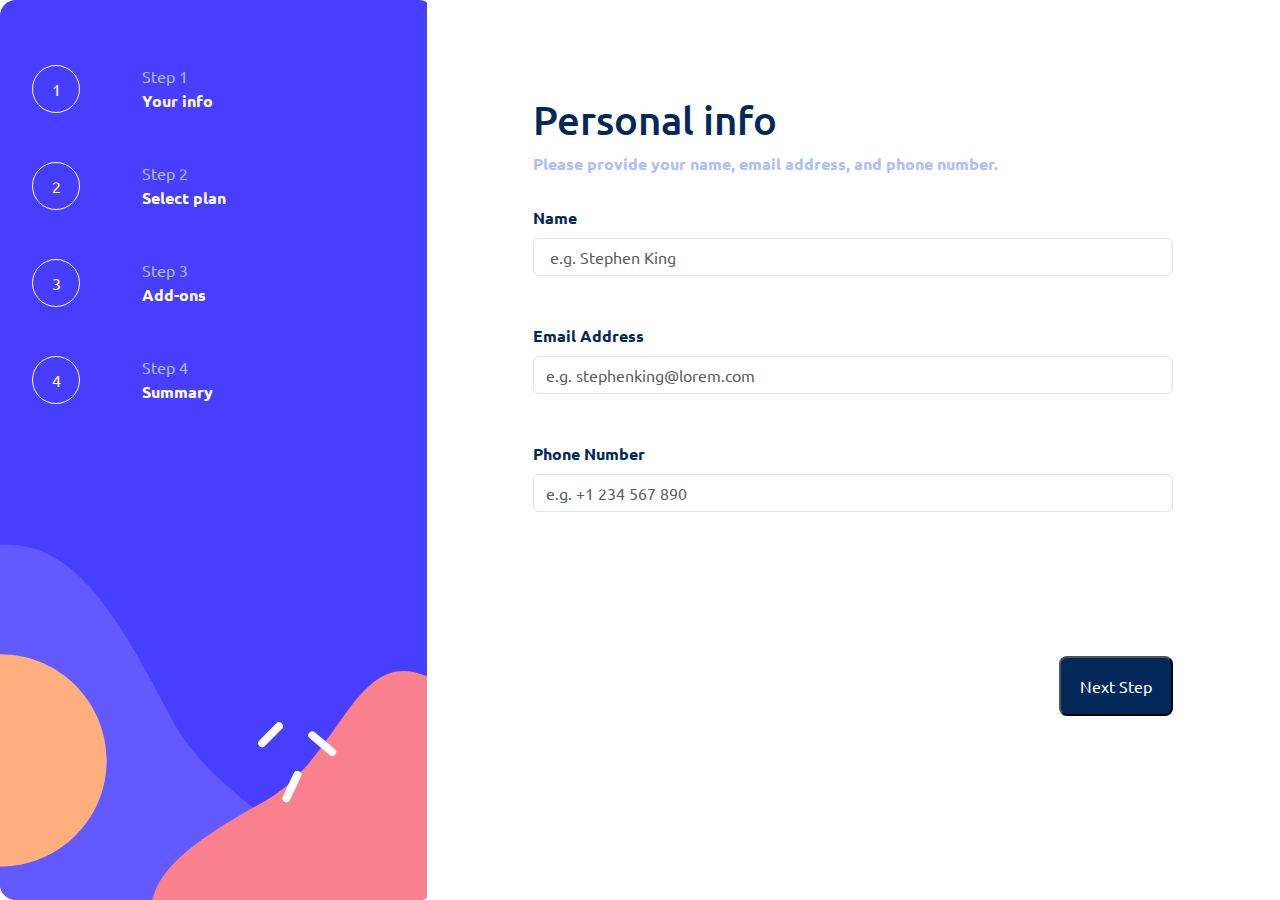
<file: index.html>
<!DOCTYPE html>
<html lang="en">
  <head>
    <meta charset="UTF-8" />
    <meta name="viewport" content="width=device-width, initial-scale=1.0" />
    <!-- displays site properly based on user's device -->
    <link
      href="https://cdn.jsdelivr.net/npm/bootstrap@5.3.3/dist/css/bootstrap.min.css"
      rel="stylesheet"
      integrity="sha384-QWTKZyjpPEjISv5WaRU9OFeRpok6YctnYmDr5pNlyT2bRjXh0JMhjY6hW+ALEwIH"
      crossorigin="anonymous"
    />
    <link
      rel="icon"
      type="image/png"
      sizes="32x32"
      href="./assets/images/favicon-32x32.png"
    />
    <link rel="stylesheet" href="CSS/estilo.css" />
    <link rel="stylesheet" href="CSS/step-2.css" />
    <link rel="stylesheet" href="CSS/step-3.css" />

    <title>Frontend Mentor | Multi-step form</title>

    <!-- Feel free to remove these styles or customise in your own stylesheet 👍 -->
    <style>
      .attribution {
        font-size: 11px;
        text-align: center;
      }
      .attribution a {
        color: hsl(228, 45%, 44%);
      }

      .step {
        display: none !important; /* Esconde todos os passos */
      }

      .step.active {
        display: flex !important; /* Mostra apenas o passo ativo */
      }
    </style>
  </head>
  <body>
    <!-- Sidebar start -->
    <div class="container-fluid d-flex" id="box-main">
      <aside
        id="aside-mobile-style"
        class="col-md-4 menu-steps d-flex flex-column align-items-start order-md-1"
      >
        <div
          id="box-menu-1"
          class="pb-5 d-flex align-items-center justify-content-between aling-elements"
        >
          <button class="btn-person">1</button>
          <span class="d-flex flex-column">
            <p class="color-text">Step 1</p>
            <p><strong>Your info</strong></p>
          </span>
        </div>
        <div
          id="box-menu-2"
          class="pb-5 d-flex align-items-center justify-content-between aling-elements"
        >
          <button class="btn-person">2</button>
          <span class="d-flex flex-column">
            <p class="color-text">Step 2</p>
            <p><strong>Select plan</strong></p>
          </span>
        </div>
        <div
          id="box-menu-3"
          class="pb-5 d-flex align-items-center justify-content-between aling-elements"
        >
          <button class="btn-person">3</button>
          <span class="d-flex flex-column">
            <p class="color-text">Step 3</p>
            <p><strong>Add-ons</strong></p>
          </span>
        </div>
        <div
          id="box-menu-4"
          class="d-flex align-items-center justify-content-between aling-elements"
        >
          <button class="btn-person">4</button>
          <span class="d-flex flex-column">
            <p class="color-text">Step 4</p>
            <p><strong>Summary</strong></p>
          </span>
        </div>
      </aside>
      <div
        class="step active main-right d-flex flex-column col-md-8 order-md-2"
        id="step-1"
      >
        <h1>Personal info</h1>
        <p id="text-mobile">
          Please provide your name, email address, and phone number.
        </p>

        <form action="" method="get" class="col form-initial">
          <div class="col mb-5">
            <label for="nome" class="form-label">Name</label>
            <input
              type="text"
              id="nome"
              class="form-control"
              placeholder=" e.g. Stephen King"
              required
            />
          </div>
          <div class="col mb-5">
            <label for="email" class="form-label">Email Address</label>
            <input
              type="email"
              id="email"
              class="form-control"
              placeholder="e.g. stephenking@lorem.com"
              required
            />
          </div>
          <div class="col mb-5">
            <label for="telefone" class="form-label">Phone Number</label>
            <input
              type="text"
              id="telefone"
              class="form-control"
              placeholder="e.g. +1 234 567 890"
              required
            />
          </div>
          <button type="submit" id="button-sub" class="netxt-1">
            Next Step
          </button>
        </form>
      </div>

      <!-- Etapas do form 2-->
      <div
        class="step main-right d-flex flex-column col-md-8 order-md-2"
        id="step-2"
      >
        <h1>Select your plan</h1>
        <p id="text-mobile">you have the otion of monthly or yearly billing</p>
        <form action="" method="post" id="form-page2">
          <div class="row row-cols-1 row-cols-md-3 g-2" id="form-container">
            <!-- Card 1 -->
            <div class="col">
              <div
                class="card custom-border card-option text-start custom-card"
                data-option="opcao1"
              >
                <div class="card-body">
                  <img src="assets/images/icon-arcade.svg" alt="" />
                  <div id="">
                    <p class="card-text mb-0 mt-5" id="first-p">Arcade</p>
                    <p class="card-text">$9/mo</p>
                  </div>
                </div>
              </div>
            </div>

            <!-- Card 2 -->
            <div class="col">
              <div
                class="card custom-border card-option text-start custom-card"
                data-option="opcao2"
              >
                <div class="card-body">
                  <img src="assets/images/icon-advanced.svg" alt="" />
                  <div>
                    <p class="card-text mb-0 mt-5">Advanced</p>
                    <p class="card-text">$12/mo</p>
                  </div>
                </div>
              </div>
            </div>

            <!-- Card 3 -->
            <div class="col">
              <div
                class="card custom-border card-option text-start custom-card"
                data-option="opcao3"
              >
                <div class="card-body">
                  <img src="assets/images/icon-pro.svg" alt="" />
                  <div>
                    <p class="card-text mb-0 mt-5 order-1">Pro</p>
                    <p class="card-text order-2">$15/mo</p>
                  </div>
                </div>
              </div>
            </div>
          </div>
          <div
            class="d-flex align-items-center justify-content-center mt-5"
            id="toggle-form"
          >
            <span id="monthly" class="active p-3">Monthly</span>
            <label class="switch">
              <input type="checkbox" id="toggle" checked />
              <span class="slider round"></span>
            </label>
            <span id="yearly" class="p-3 inactive">Yearly</span>
          </div>

          <!-- Botão de envio -->
          <div class="d-flex justify-content-between" id="btn-page2">
            <button class="btn btn-primary order-2" id="submitBtn">
              <strong>Next Step</strong>
            </button>
            <button class="btn btn-outline-white" id="btn-back">
              <strong>Go back</strong>
            </button>
          </div>
        </form>
      </div>

      <!--Fim do step form 2-->

      <!--Começo do step 3 -->

      <div
        class="step main-right d-flex flex-column col-md-8 order-md-2"
        id="step-3"
      >
        <h1>Pick add-ons</h1>
        <p id="text-mobile">Add-ons help enhance your gaming experience.</p>
        <form action="" class="col d-flex flex-column">
          <div
            id="box-card1"
            class="custom-border col mb-5 d-flex align-items-center custom-border box-card-text1"
          >
            <input
              type="checkbox"
              class="input-page3 form-check-input custom-checkbox"
            />
            <div class="box-card-text1">
              <p class="card-text mb-0 mt-4 no-wrap-text">Online service</p>
              <p class="no-wrap-text">Access to multiplayer games</p>
            </div>
            <p class="text-price-right" id="color-text">+$1/mo</p>
          </div>
          <div
            id="box-card2"
            class="custom-border col mb-5 d-flex align-items-center custom-border box-card-text1"
          >
            <input
              type="checkbox"
              class="input-page3 form-check-input custom-checkbox"
            />
            <div class="box-card-text1">
              <p class="card-text mb-0 mt-4 no-wrap-text">Larger storage</p>
              <p class="no-wrap-text">Extra 1TB of cloud save</p>
            </div>
            <p class="text-price-right" id="color-text">+$2/mo</p>
          </div>
          <div
            id="box-card3"
            class="custom-border col mb-5 d-flex align-items-center custom-border box-card-text1"
          >
            <input
              type="checkbox"
              class="input-page3 form-check-input custom-checkbox"
            />
            <div class="box-card-text1">
              <p class="card-text mb-0 mt-4 no-wrap-text">
                Customizable Profile
              </p>
              <p class="no-wrap-text">Custom theme on your profile</p>
            </div>
            <p class="text-price-right" id="color-text">+$2/mo</p>
          </div>

          <div
            class="d-flex justify-content-between footer-form-page3"
            id="btn-page2"
          >
            <button class="btn btn-primary order-2" id="submitBtn">
              <strong>Next Step</strong>
            </button>
            <button class="btn btn-outline-white" id="btn-back">
              <strong>Go back</strong>
            </button>
          </div>
        </form>
      </div>
      <!--Fim do step 3-->
    </div>

    <script src="https://code.jquery.com/jquery-3.6.0.min.js"></script>
    <script>
      /*$(document).ready(function () {
        let currentStep = 1;
        const totalSteps = 5;

        function showStep(step) {
          $(".step").removeClass("active");
          $(`#step-${step}`).addClass("active");
        }

        // Botão "Next" do Step 1
        $("#button-sub").click(function (e) {
          e.preventDefault();
          currentStep++;
          showStep(currentStep);
        });

        // Botão "Next" do Step 2
        $("#submitBtn").click(function (e) {
          e.preventDefault();
          currentStep++;
          showStep(currentStep);
        });

        // Botão "Back" do Step 2
        $("#btn-back").click(function (e) {
          e.preventDefault();
          currentStep--;
          showStep(currentStep);
        });

        // Botão "Back" do Step 3
        $("#btn-back").click(function (e) {
          e.preventDefault();
          currentStep--;
          showStep(currentStep);
        });

        // Botão "Back" do Step 3
        $("#btn-back").click(function (e) {
          e.preventDefault();
          currentStep--;
          showStep(currentStep);
        });
      });*/

      $(document).ready(function () {
    // Variáveis para controle de etapas e seleção de planos
    let currentStep = 1;
    const totalSteps = 3; // Defina o número total de steps aqui
    let selectedPlanName = "";
    let selectedPlanPrice = "";
    let selectedPlanType = "monthly"; // Inicialmente no modo "Monthly"
    let selectedPlans = [];

    // Função para exibir o step atual
    function showStep(step) {
        $(".step").removeClass("active");
        $(`#step-${step}`).addClass("active");
    }

    // Função para avançar para o próximo step
    function nextStep() {
        if (currentStep < totalSteps) {
            currentStep++;
            showStep(currentStep);
        }
    }

    // Função para voltar ao step anterior
    function previousStep() {
        if (currentStep > 1) {
            currentStep--;
            showStep(currentStep);
        }
    }

    // Botão "Next" do Step 1
    $("#button-sub").click(function (e) {
        e.preventDefault();
        nextStep();
    });

    // Botão "Next" do Step 2
    $("#submitBtn").click(function (e) {
        e.preventDefault();
        
        // Verifica se um plano foi selecionado
        if (!selectedPlanName || !selectedPlanPrice) {
            alert("Por favor, selecione um plano.");
            return;
        }

        nextStep();
    });

    // Botão "Back" do Step 2
    $("#btn-back").click(function (e) {
        e.preventDefault();
        previousStep();
    });

    // Função para alternar o estado do toggle (Monthly / Yearly)
    function toggleChange() {
        const mes = $("#monthly");
        const ano = $("#yearly");

        $("#toggle").change(function () {
            if ($(this).is(":checked")) {
                mes.addClass("active").removeClass("inactive");
                ano.removeClass("active").addClass("inactive");
                selectedPlanType = "monthly"; // Armazenar o estado selecionado
            } else {
                mes.removeClass("active").addClass("inactive");
                ano.addClass("active").removeClass("inactive");
                selectedPlanType = "yearly"; // Armazenar o estado selecionado
            }
            console.log("Estado do toggle:", selectedPlanType);
        });
    }

    toggleChange(); // Inicializa o comportamento do toggle

    // Função para selecionar o card e armazenar as informações dos dois <p>
    $(".card-body").click(function () {
        // Remover a classe de borda dos outros cards
        $(".card-body").removeClass("custom-borda");

        // Adicionar a classe de borda ao card selecionado
        $(this).addClass("custom-borda");

        // Armazenar os valores dos dois <p> dentro do card selecionado
        selectedPlanName = $(this).find("p:first").text(); // Nome do plano (ex: Arcade, Advanced, Pro)
        selectedPlanPrice = $(this).find("p:last").text(); // Preço (ex: $9/mo, $12/mo, $15/mo)

        console.log("Plano selecionado:", selectedPlanName, selectedPlanPrice);
    });

    // Função para capturar as seleções de checkboxes
    $(".input-page3").change(function () {
        const cardText1 = $(this).closest('.box-card-text1').find("p:first").text(); // Nome do serviço
        const cardText2 = $(this).closest('.box-card-text1').find("p:last").text();  // Descrição do serviço
        const cardPrice = $(this).next('.text-price-right').text(); // Preço

        // Verifica se o checkbox está marcado
        if (this.checked) {
            // Verifica se já temos 3 planos selecionados
            if (selectedPlans.length < 3) {
                selectedPlans.push({ name: cardText1, description: cardText2, price: cardPrice });
            } else {
                alert("Você pode selecionar até 3 planos.");
                $(this).prop("checked", false); // Desmarca o checkbox se já tiver 3 selecionados
            }
        } else {
            // Remove o plano da lista caso o checkbox seja desmarcado
            selectedPlans = selectedPlans.filter(plan => plan.name !== cardText1);
        }
    });

    // Quando o botão "Next Step" for clicado, processa os planos selecionados
    $("#submitBtn").click(function (e) {
        e.preventDefault(); // Impede o envio do formulário

        // Limpa a exibição anterior
        $("#selected-plans").empty();

        // Verifica se algum plano foi selecionado
        if (selectedPlans.length === 0) {
            alert("Por favor, selecione pelo menos um plano.");
            return; // Não prossegue se não houver seleção
        }

        // Exibe os planos selecionados
        selectedPlans.forEach(plan => {
            $("#selected-plans").append(`
                <div>
                    <strong>${plan.name}</strong> - ${plan.description} - ${plan.price}
                </div>
            `);
        });

        console.log("Planos selecionados:", selectedPlans);
        nextStep();
    });
});


    </script>
  </body>
</html>
</file>
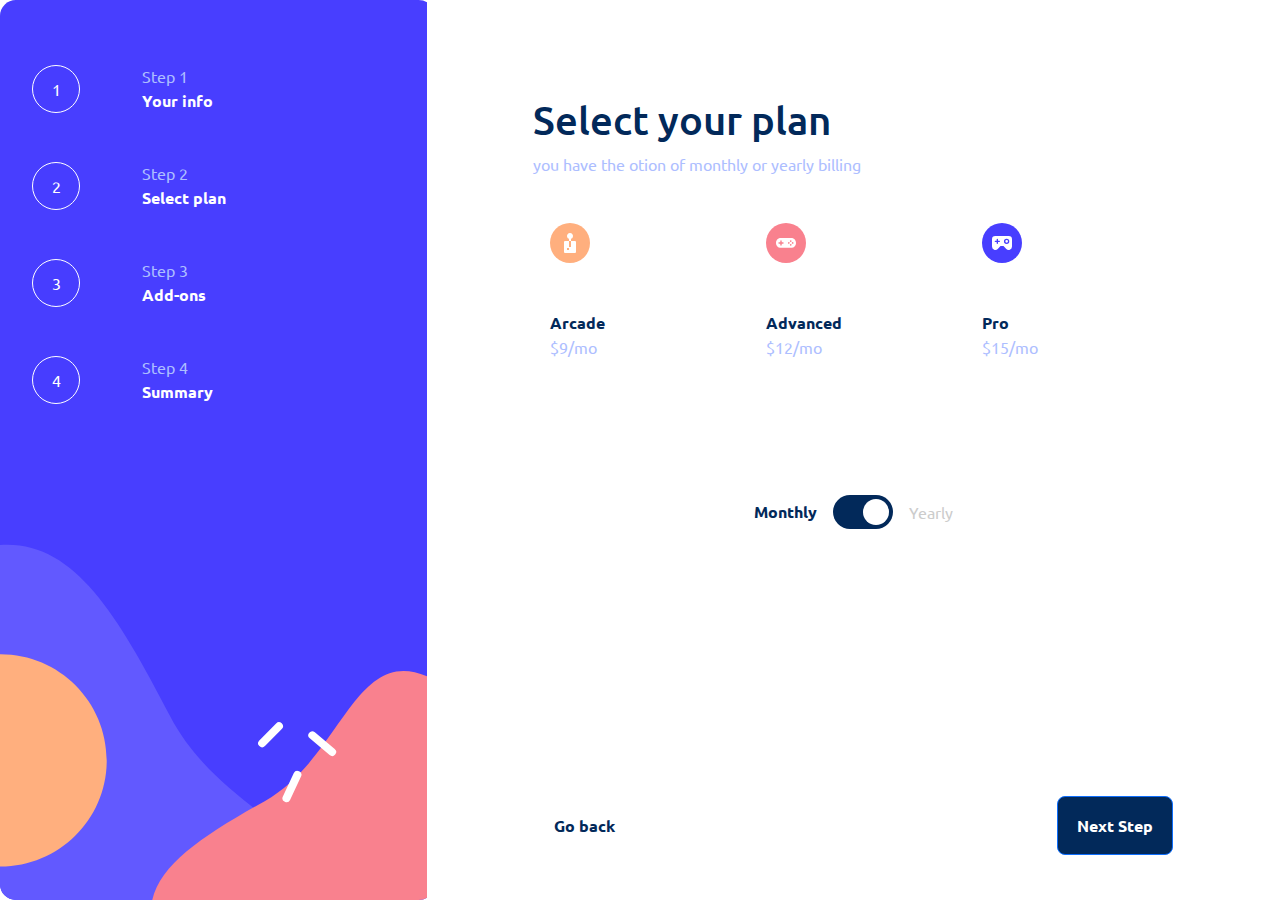
<file: pagina-2.html>
<!DOCTYPE html>
<html lang="en">
  <head>
    <meta charset="UTF-8" />
    <meta name="viewport" content="width=device-width, initial-scale=1.0" />
    <!-- displays site properly based on user's device -->
    <link
      href="https://cdn.jsdelivr.net/npm/bootstrap@5.3.3/dist/css/bootstrap.min.css"
      rel="stylesheet"
      integrity="sha384-QWTKZyjpPEjISv5WaRU9OFeRpok6YctnYmDr5pNlyT2bRjXh0JMhjY6hW+ALEwIH"
      crossorigin="anonymous"
    />
    <link
      rel="icon"
      type="image/png"
      sizes="32x32"
      href="./assets/images/favicon-32x32.png"
    />
    <link rel="stylesheet" href="CSS/estilo.css" />
    <link rel="stylesheet" href="CSS/step-2.css" />
    <title>Frontend Mentor | Multi-step form</title>

    <!-- Feel free to remove these styles or customise in your own stylesheet 👍 -->
    <style>
      .attribution {
        font-size: 11px;
        text-align: center;
      }
      .attribution a {
        color: hsl(228, 45%, 44%);
      }
    </style>
  </head>
  <body>
    <!-- Sidebar start -->
    <div class="container-fluid d-flex" id="box-main">
      <aside
        id="aside-mobile-style"
        class="col-md-4 menu-steps d-flex flex-column align-items-start order-md-1"
      >
        <div
          id="box-menu-1"
          class="pb-5 d-flex align-items-center justify-content-between aling-elements"
        >
          <button class="btn-person">1</button>
          <span class="d-flex flex-column">
            <p class="color-text">Step 1</p>
            <p><strong>Your info</strong></p>
          </span>
        </div>
        <div
          id="box-menu-2"
          class="pb-5 d-flex align-items-center justify-content-between aling-elements"
        >
          <button class="btn-person">2</button>
          <span class="d-flex flex-column">
            <p class="color-text">Step 2</p>
            <p><strong>Select plan</strong></p>
          </span>
        </div>
        <div
          id="box-menu-3"
          class="pb-5 d-flex align-items-center justify-content-between aling-elements"
        >
          <button class="btn-person">3</button>
          <span class="d-flex flex-column">
            <p class="color-text">Step 3</p>
            <p><strong>Add-ons</strong></p>
          </span>
        </div>
        <div
          id="box-menu-4"
          class="d-flex align-items-center justify-content-between aling-elements"
        >
          <button class="btn-person">4</button>
          <span class="d-flex flex-column">
            <p class="color-text">Step 4</p>
            <p><strong>Summary</strong></p>
          </span>
        </div>
      </aside>
      <div
        class="step main-right d-flex flex-column col-md-8 order-md-2"
        id="step-1"
      >
        <h1>Select your plan</h1>
        <p id="text-mobile">you have the otion of monthly or yearly billing</p>
        <form action="/submit" method="post" id="form-page2">
          <div class="row row-cols-1 row-cols-md-3 g-2" id="form-container">
            <!-- Card 1 -->
            <div class="col">
              <div
                class="card custom-border card-option text-start custom-card"
                data-option="opcao1"
              >
                <div class="card-body">
                  <img src="assets/images/icon-arcade.svg" alt="" />
                  <div id="">
                    <p class="card-text mb-0 mt-5" id="first-p" >Arcade</p>
                    <p class="card-text">$9/mo</p>
                  </div>
                </div>
              </div>
            </div>

            <!-- Card 2 -->
            <div class="col">
              <div
                class="card custom-border card-option text-start custom-card"
                data-option="opcao2"
              >
                <div class="card-body">
                  <img src="assets/images/icon-advanced.svg" alt="" />
                  <div>
                    <p class="card-text mb-0 mt-5">Advanced</p>
                    <p class="card-text">$12/mo</p>
                  </div>
                </div>
              </div>
            </div>

            <!-- Card 3 -->
            <div class="col">
              <div
                class="card custom-border card-option text-start custom-card"
                data-option="opcao3"
              >
                <div class="card-body">
                  <img src="assets/images/icon-pro.svg" alt="" />
                  <div>
                    <p class="card-text mb-0 mt-5 order-1">Pro</p>
                    <p class="card-text order-2">$15/mo</p>
                  </div>
                </div>
              </div>
            </div>
          </div>
          <div class="d-flex align-items-center justify-content-center mt-5" id="toggle-form">
            <span id="monthly" class="active p-3">Monthly</span>
            <label class="switch">
              <input type="checkbox" id="toggle" checked />
              <span class="slider round"></span>
            </label>
            <span id="yearly" class="p-3 inactive">Yearly</span>
          </div>

          <!-- Botão de envio -->
          <div class="d-flex justify-content-between" id="btn-page2">
            <button class="btn btn-primary order-2" id="submitBtn">
              <strong>Next Step</strong>
            </button>
            <button class="btn btn-outline-white" id="btn-back"><strong>Go back</strong></button>
          </div>
        </form>
      </div>
    </div>

    <script src="JS/togleAndColorActive.js"></script>
  </body>
</html>
</file>
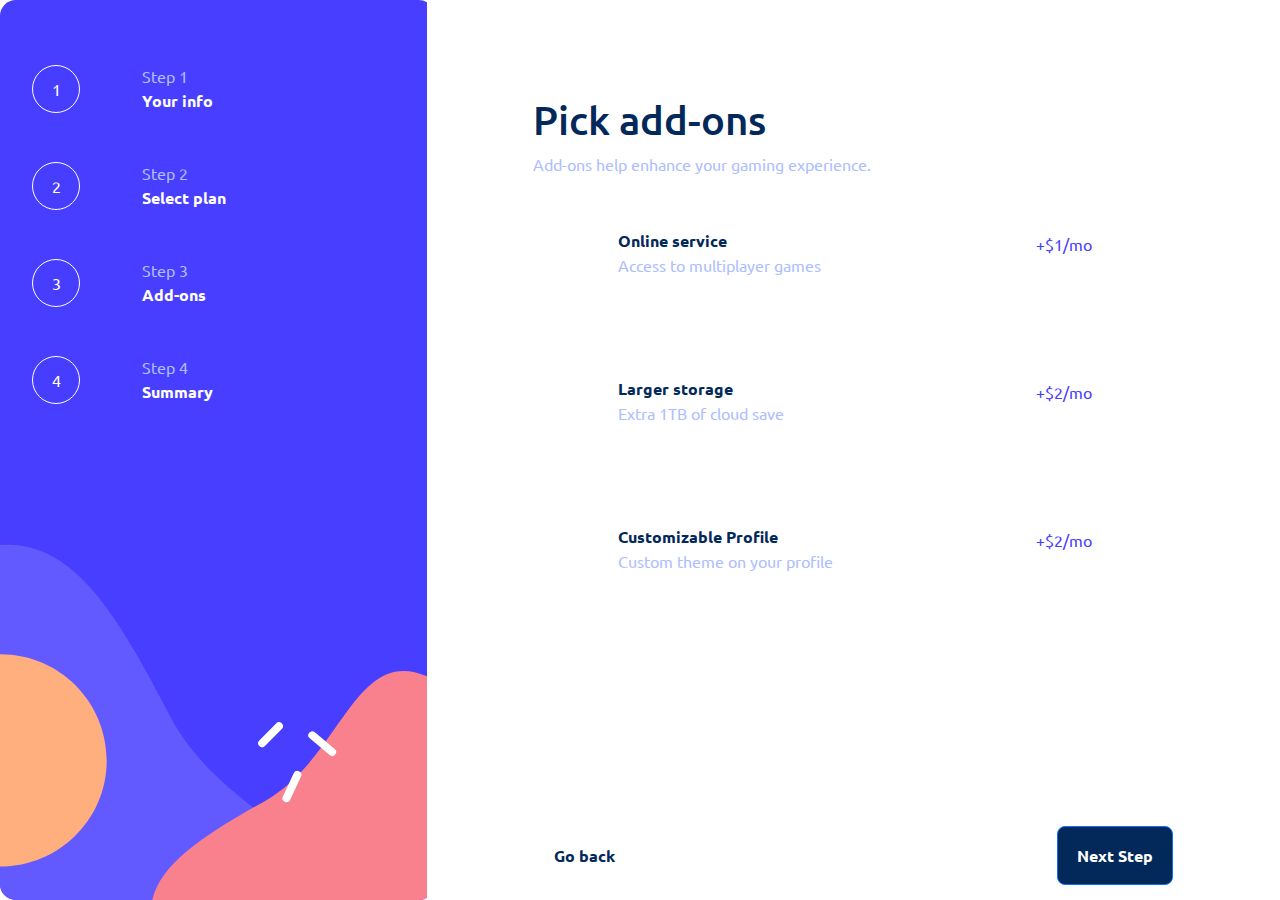
<file: pagina-3.html>
<!DOCTYPE html>
<html lang="en">
  <head>
    <meta charset="UTF-8" />
    <meta name="viewport" content="width=device-width, initial-scale=1.0" />
    <!-- displays site properly based on user's device -->
    <link
      href="https://cdn.jsdelivr.net/npm/bootstrap@5.3.3/dist/css/bootstrap.min.css"
      rel="stylesheet"
      integrity="sha384-QWTKZyjpPEjISv5WaRU9OFeRpok6YctnYmDr5pNlyT2bRjXh0JMhjY6hW+ALEwIH"
      crossorigin="anonymous"
    />
    <link
      rel="icon"
      type="image/png"
      sizes="32x32"
      href="./assets/images/favicon-32x32.png"
    />
    <link rel="stylesheet" href="CSS/estilo.css" />
    <link rel="stylesheet" href="CSS/step-2.css" />
    <link rel="stylesheet" href="CSS/step-3.css">
    <title>Frontend Mentor | Multi-step form</title>

    <!-- Feel free to remove these styles or customise in your own stylesheet 👍 -->
    <style>
      .attribution {
        font-size: 11px;
        text-align: center;
      }
      .attribution a {
        color: hsl(228, 45%, 44%);
      }
    </style>
  </head>
  <body>
    <!-- Sidebar start -->
    <div class="container-fluid d-flex" id="box-main">
      <aside
        id="aside-mobile-style"
        class="col-md-4 menu-steps d-flex flex-column align-items-start order-md-1"
      >
        <div
          id="box-menu-1"
          class="pb-5 d-flex align-items-center justify-content-between aling-elements"
        >
          <button class="btn-person">1</button>
          <span class="d-flex flex-column">
            <p class="color-text">Step 1</p>
            <p><strong>Your info</strong></p>
          </span>
        </div>
        <div
          id="box-menu-2"
          class="pb-5 d-flex align-items-center justify-content-between aling-elements"
        >
          <button class="btn-person">2</button>
          <span class="d-flex flex-column">
            <p class="color-text">Step 2</p>
            <p><strong>Select plan</strong></p>
          </span>
        </div>
        <div
          id="box-menu-3"
          class="pb-5 d-flex align-items-center justify-content-between aling-elements"
        >
          <button class="btn-person">3</button>
          <span class="d-flex flex-column">
            <p class="color-text">Step 3</p>
            <p><strong>Add-ons</strong></p>
          </span>
        </div>
        <div
          id="box-menu-4"
          class="d-flex align-items-center justify-content-between aling-elements"
        >
          <button class="btn-person">4</button>
          <span class="d-flex flex-column">
            <p class="color-text">Step 4</p>
            <p><strong>Summary</strong></p>
          </span>
        </div>
      </aside>
      <div
        class="step main-right d-flex flex-column col-md-8 order-md-2"
        id="step-3"
      >
        <h1>Pick add-ons</h1>
        <p id="text-mobile">Add-ons help enhance your gaming experience.</p>
        <form action="" class="col d-flex flex-column">
            <div id="box-card1" class="custom-border  col mb-5 d-flex align-items-center custom-border box-card-text1">
                <input type="checkbox" class="input-page3 form-check-input custom-checkbox">
                <div class="box-card-text1">
                    <p class="card-text mb-0 mt-4 no-wrap-text">Online service</p>
                    <p class="no-wrap-text">Access to multiplayer games</p>
                </div>
                <p class="text-price-right " id="color-text">+$1/mo</p>
            </div>
            <div id="box-card2" class="custom-border  col mb-5 d-flex align-items-center custom-border box-card-text1">
                <input type="checkbox" class="input-page3 form-check-input custom-checkbox">
                <div class="box-card-text1">
                    <p class="card-text mb-0 mt-4 no-wrap-text"> Larger storage</p>
                    <p class="no-wrap-text">Extra 1TB of cloud save</p>
                </div>
                <p class="text-price-right " id="color-text">+$2/mo</p>
            </div>
            <div id="box-card3" class=" custom-border col mb-5 d-flex align-items-center custom-border box-card-text1">
                <input type="checkbox" class="input-page3 form-check-input custom-checkbox">
                <div class="box-card-text1">
                    <p class="card-text mb-0 mt-4 no-wrap-text">Customizable Profile</p>
                    <p  class="no-wrap-text">Custom theme on your profile</p>
                </div>
                <p class="text-price-right " id="color-text">+$2/mo</p>
            </div>

            <div class="d-flex justify-content-between footer-form-page3" id="btn-page2">
              <button class="btn btn-primary order-2" id="submitBtn">
                <strong>Next Step</strong>
              </button>
              <button class="btn btn-outline-white" id="btn-back"><strong>Go back</strong></button>
            </div>
        </form>
      </div>
    </div>

    <script src="JS/togleAndColorActive.js"></script>
  </body>
</html>
</file>
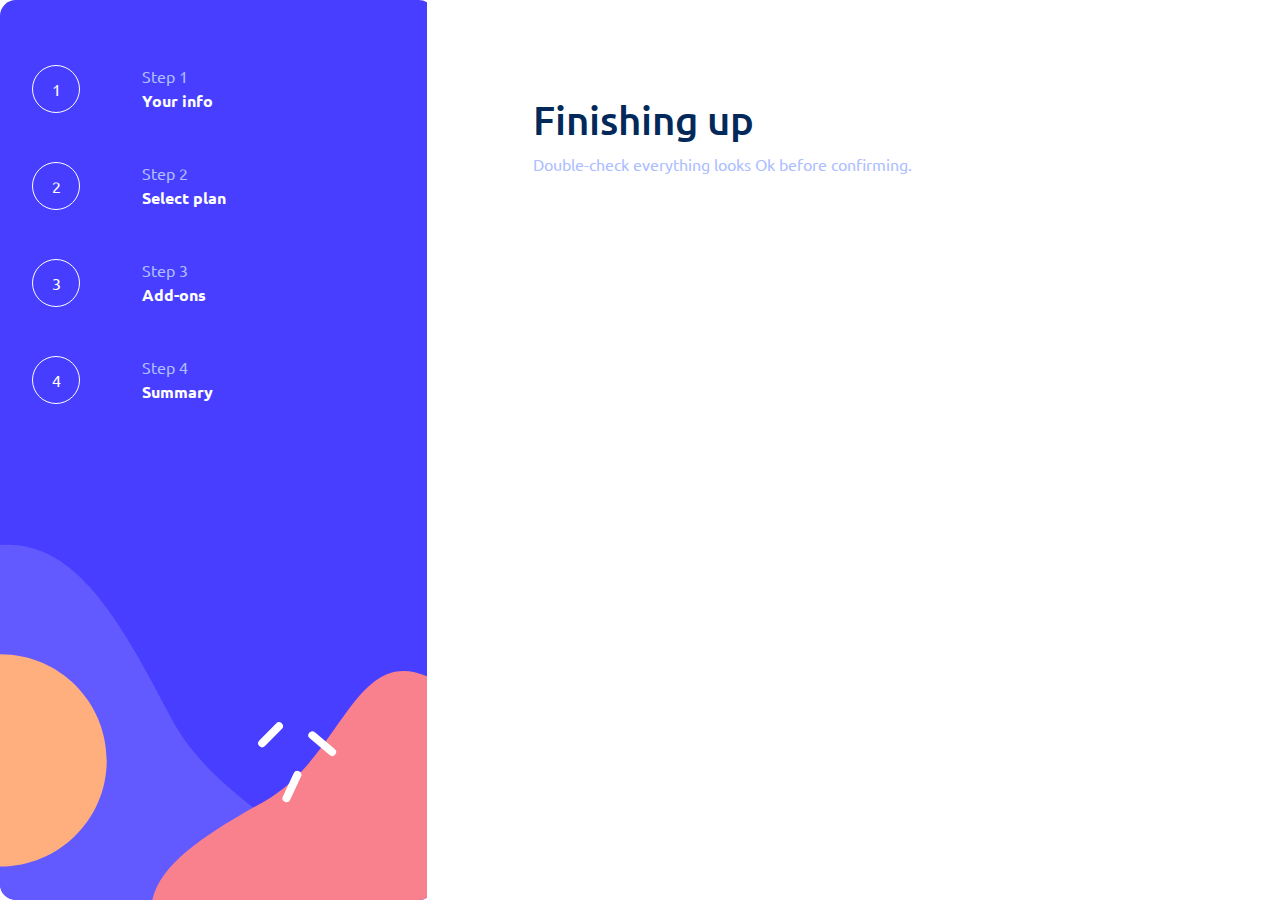
<file: pagina-4.html>
<!DOCTYPE html>
<html lang="en">
  <head>
    <meta charset="UTF-8" />
    <meta name="viewport" content="width=device-width, initial-scale=1.0" />
    <!-- displays site properly based on user's device -->
    <link
      href="https://cdn.jsdelivr.net/npm/bootstrap@5.3.3/dist/css/bootstrap.min.css"
      rel="stylesheet"
      integrity="sha384-QWTKZyjpPEjISv5WaRU9OFeRpok6YctnYmDr5pNlyT2bRjXh0JMhjY6hW+ALEwIH"
      crossorigin="anonymous"
    />
    <link
      rel="icon"
      type="image/png"
      sizes="32x32"
      href="./assets/images/favicon-32x32.png"
    />
    <link rel="stylesheet" href="CSS/estilo.css" />
    <link rel="stylesheet" href="CSS/step-2.css" />
    <title>Frontend Mentor | Multi-step form</title>

    <!-- Feel free to remove these styles or customise in your own stylesheet 👍 -->
    <style>
      .attribution {
        font-size: 11px;
        text-align: center;
      }
      .attribution a {
        color: hsl(228, 45%, 44%);
      }
    </style>
  </head>
  <body>
    <!-- Sidebar start -->
    <div class="container-fluid d-flex" id="box-main">
      <aside
        id="aside-mobile-style"
        class="col-md-4 menu-steps d-flex flex-column align-items-start order-md-1"
      >
        <div
          id="box-menu-1"
          class="pb-5 d-flex align-items-center justify-content-between aling-elements"
        >
          <button class="btn-person">1</button>
          <span class="d-flex flex-column">
            <p class="color-text">Step 1</p>
            <p><strong>Your info</strong></p>
          </span>
        </div>
        <div
          id="box-menu-2"
          class="pb-5 d-flex align-items-center justify-content-between aling-elements"
        >
          <button class="btn-person">2</button>
          <span class="d-flex flex-column">
            <p class="color-text">Step 2</p>
            <p><strong>Select plan</strong></p>
          </span>
        </div>
        <div
          id="box-menu-3"
          class="pb-5 d-flex align-items-center justify-content-between aling-elements"
        >
          <button class="btn-person">3</button>
          <span class="d-flex flex-column">
            <p class="color-text">Step 3</p>
            <p><strong>Add-ons</strong></p>
          </span>
        </div>
        <div
          id="box-menu-4"
          class="d-flex align-items-center justify-content-between aling-elements"
        >
          <button class="btn-person">4</button>
          <span class="d-flex flex-column">
            <p class="color-text">Step 4</p>
            <p><strong>Summary</strong></p>
          </span>
        </div>
      </aside>
      <div
        class="step main-right d-flex flex-column col-md-8 order-md-2"
        id="step-4"
      >
        <h1>Finishing up</h1>
        <p id="text-mobile">Double-check everything looks Ok before confirming.</p>
      </div>  
    </div>

    <script src="JS/togleAndColorActive.js"></script>
  </body>
</html>
</file>
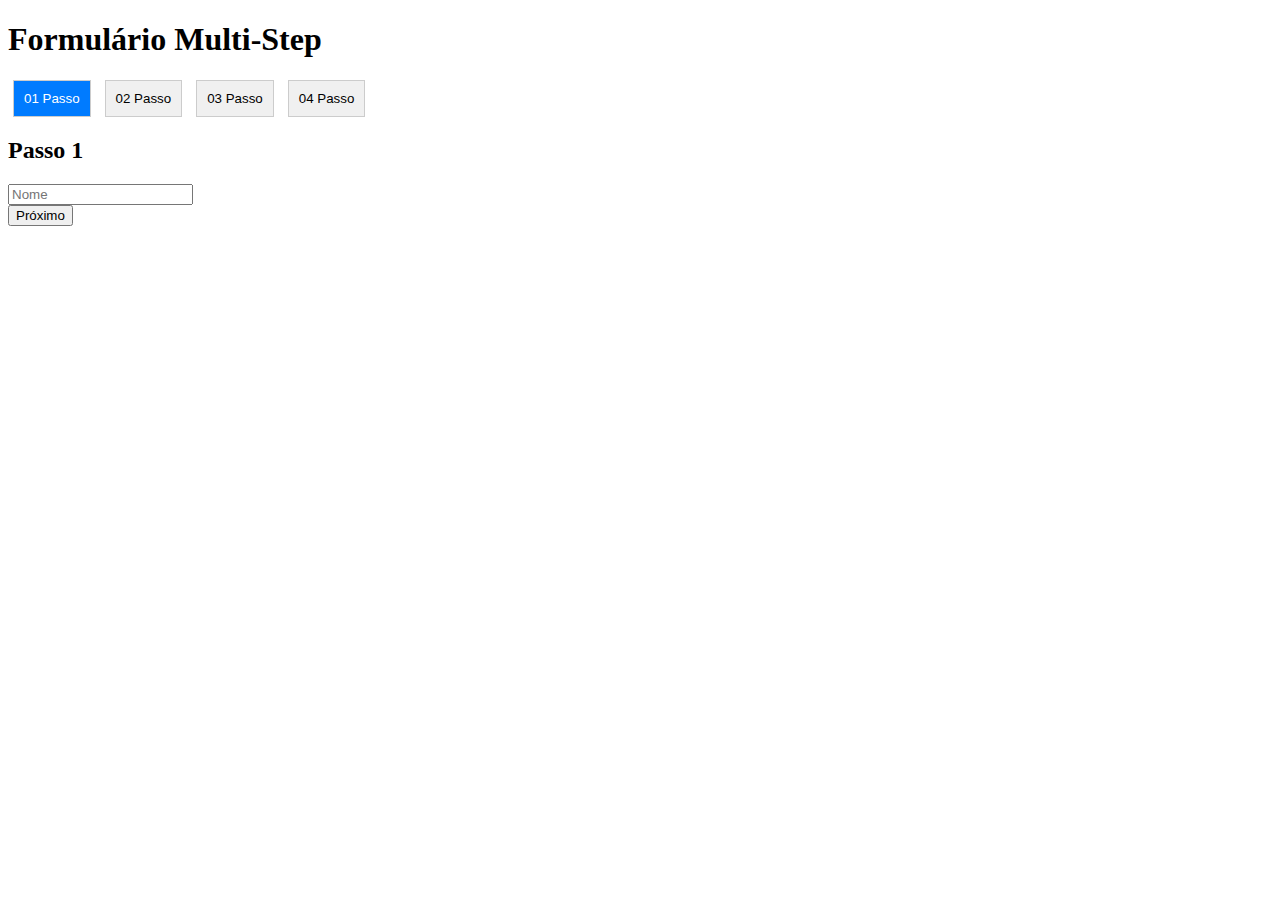
<file: teste/teste2.html>
<!DOCTYPE html>
<html lang="pt-BR">
<head>
    <meta charset="UTF-8">
    <meta name="viewport" content="width=device-width, initial-scale=1.0">
    <title>Formulário Multi-Step</title>
    <style>
        .step-btn {
            cursor: pointer;
            padding: 10px;
            margin: 0 5px;
            border: 1px solid #ccc;
            background-color: #f0f0f0;
        }
        .active {
            background-color: #007bff;
            color: #fff;
        }
        #content {
            margin-top: 20px;
        }
        .error {
            color: red;
            margin-top: 10px;
        }
        .success {
            color: green;
            margin-top: 10px;
        }
    </style>
</head>
<body>
    <header>
        <h1>Formulário Multi-Step</h1>
        <div>
            <button class="step-btn active" data-step="1">01 Passo</button>
            <button class="step-btn" data-step="2">02 Passo</button>
            <button class="step-btn" data-step="3">03 Passo</button>
            <button class="step-btn" data-step="4">04 Passo</button>
        </div>
    </header>
    
    <div id="content"></div>
    <button id="next-btn">Próximo</button>
    <div class="error" id="error-msg"></div>
    <div class="success" id="success-msg"></div>

    <script>
        document.addEventListener("DOMContentLoaded", () => {
            const stepButtons = document.querySelectorAll(".step-btn");
            const contentDiv = document.getElementById("content");
            const nextButton = document.getElementById("next-btn");
            const errorMsg = document.getElementById("error-msg");
            const successMsg = document.getElementById("success-msg");
            let currentStep = 1;

            // Função para carregar o conteúdo baseado no passo
            function loadContent(step) {
                let content = "";
                switch (step) {
                    case 1:
                        content = `<h2>Passo 1</h2><input type="text" id="input1" placeholder="Nome" required />`;
                        break;
                    case 2:
                        content = `<h2>Passo 2</h2><input type="email" id="input2" placeholder="Email" required />`;
                        break;
                    case 3:
                        content = `<h2>Passo 3</h2><input type="text" id="input3" placeholder="Telefone" required />`;
                        break;
                    case 4:
                        content = `<h2>Passo 4</h2><input type="text" id="input4" placeholder="Mensagem" required />`;
                        break;
                }
                contentDiv.innerHTML = content;
                errorMsg.textContent = ""; // Limpar mensagens de erro
                successMsg.textContent = ""; // Limpar mensagens de sucesso
            }

            // Carregar o conteúdo do primeiro passo
            loadContent(currentStep);
            stepButtons[currentStep - 1].classList.add("active");

            stepButtons.forEach(button => {
                button.addEventListener("click", () => {
                    stepButtons.forEach(btn => btn.classList.remove("active"));
                    button.classList.add("active");

                    currentStep = parseInt(button.dataset.step);
                    loadContent(currentStep);
                });
            });

            // Evento de clique no botão "Próximo"
            nextButton.addEventListener("click", () => {
                // Tentar acessar o campo de input atual
                const inputField = document.getElementById(`input${currentStep}`);
                
                if (!inputField || inputField.value.trim() === "") {
                    errorMsg.textContent = "Por favor, preencha este campo.";
                    return;
                }

                if (currentStep === 4) {
                    // Se for o último passo, salvar os dados
                    const data = {
                        nome: document.getElementById("input1").value || "",
                        email: document.getElementById("input2").value || "",
                        telefone: document.getElementById("input3").value || "",
                        mensagem: document.getElementById("input4").value || ""
                    };
                    localStorage.setItem("formData", JSON.stringify(data));
                    successMsg.textContent = "Dados salvos com sucesso no Local Storage!";
                    errorMsg.textContent = "";
                    nextButton.disabled = true; // Desativar o botão "Próximo" após salvar
                } else {
                    currentStep++;
                    loadContent(currentStep); // Carregar o próximo passo
                    stepButtons.forEach(btn => btn.classList.remove("active"));
                    stepButtons[currentStep - 1].classList.add("active");
                }
            });
        });
    </script>
</body>
</html>
</file>
<file: CSS/estilo.css>
@import url('https://fonts.googleapis.com/css2?family=Ubuntu:ital,wght@0,300;0,400;0,500;0,700;1,300;1,400;1,500;1,700&display=swap');

@import url("index.css");

#box-main {
    padding: 0;
    margin: 0;
}

.container {
    width: 100vw;
    height: 100vh;
}

.menu-steps {
    height: 100vh;
    min-width: 29%;
    background-image: url("/assets/images/bg-sidebar-desktop.svg");
    background-repeat: no-repeat;
    background-size: cover;
    padding-top: 4rem;
}
.btn-person {
    width: 3rem;
    height: 3rem;
    border-radius: 50%;
    background-color: var(--purplish-blue);
    border: 1px solid var(--white);
    color: var(--white);
   
}
.btn-person:hover {
    background-color: var(--light-blue);
    color: var(--cool-gray);
}

.menu-steps .aling-elements {
    width: 200px;
    margin-left: 2rem;
}
.menu-steps p{
    width: 90px;
    margin-bottom: 0;
    color: var(--white);
}
.menu-steps .color-text {
    color: var(--pastel-blue);
}
.menu-steps span {
    margin-left: 0;
}

.main-right {

    margin: 0 auto;
    width: 50%;
}
.main-right h1 {
    margin-top: 6rem;
    color: var(--marine-blue);
}
.main-right p{
   color: var(--pastel-blue);
   margin-bottom: 1.9rem;
}
.main-right form,button {
    color: var(--marine-blue);

}

.main-right form button{
    margin-top: 6rem;
    float: right;
    background-color: var(--marine-blue);
    color: var(--white);
    padding: 1rem 1.2rem 1rem 1.2rem;
    border-radius: 8px;
}
.form-control:focus {
    border-color: purple !important; 
    box-shadow: none !important; 
    outline: none !important;
}






/* responsividade pagina geral*/

@media (max-width: 768px) {

    

    .container-fluid {
        flex-direction: column; 
        
    }
    
    #aside-mobile-style  {
        display: flex !important;
        flex-direction: row !important;
        justify-content: space-evenly;
        gap: 1px;
        width: 100vw !important;
        height: 25vh;
        background-image: url("/assets/images/bg-sidebar-mobile.svg");
        background-position: center;
        background-repeat: no-repeat;
        background-size: cover;
    }
    #box-menu-1, #box-menu-2, #box-menu-3, #box-menu-4 {
        display: flex;
        flex-direction: column; 
        justify-content: center;
        align-items: center;
        padding: 0;
        width: auto;
        margin: 0;
        margin-top: -1rem;
       
    }
    #box-menu-1 {
        padding-left: 5rem;
    }
    #box-menu-4 {
        padding-right: 5rem;
    }
    
    .btn-person {
        margin: 0 5px;
        padding: 0;
    }
    
    #aside-mobile-style  > span, p{
        display: none;
        margin: 0;
        padding: 0;
    }
   
    .btn-person {
        width: 2.4rem;
        height: 2.4rem;
        border-radius: 50%;

    }

    .main-right {
        background-color: var(--white);
        border-radius: 10px;
        width: 90%; 
        position: absolute; 
        top: 8rem;
        left: 50%;
        transform: translateX(-50%);
    }
    .main-right .form-initial {
        width: 90%;
        margin: 0 auto;
    }
    .main-right h1 {
        margin-top: 2rem; 
        margin-left: 1.2rem;
    }
    .main-right #text-mobile {
        display: flex;
        margin-left: 1.2rem;
        width: 80%;
    }
    
}
</file>
<file: CSS/step-2.css>
@import url("index.css");



.switch {
    position: relative;
    display: inline-block;
    width: 60px;
    height: 34px;
  }
  
  .switch input { 
    opacity: 0;
    width: 0;
    height: 0;
  }
  
  .slider {
    position: absolute;
    cursor: pointer;
    top: 0;
    left: 0;
    right: 0;
    bottom: 0;
    background-color: #ccc;
    -webkit-transition: .4s;
    transition: .4s;
  }
  
  .slider:before {
    position: absolute;
    content: "";
    height: 26px;
    width: 26px;
    left: 4px;
    bottom: 4px;
    background-color: white;
    -webkit-transition: .4s;
    transition: .4s;
  }
  
  input:checked + .slider {
    background-color: hsl(213, 96%, 18%);
  }
  
  input:focus + .slider {
    box-shadow: 0 0 1px hsl(213, 96%, 18%);
  }
  
  input:checked + .slider:before {
    -webkit-transform: translateX(26px);
    -ms-transform: translateX(26px);
    transform: translateX(26px);
  }
  
  /* Rounded sliders */
  .slider.round {
    border-radius: 34px;
    background-color: hsl(213, 96%, 18%);
  }
  
  .card {
    max-width: 200px;
    height: 230px
  }
  .card-body {
    border-radius: 8px;
   
  }
  .slider.round:before {
    border-radius: 50%;
  }
  .custom-border {
    border: 1px solid white;
  }
 .custom-border:hover {
    border-color: purple;
 } 

 .custom-borda {
  border: 1px solid purple !important;
 }
#btn-back {
  background-color: white;
  color: var(--marine-blue);
}

#btn-page2 {
  margin-top: 10rem;
}
/*Estilos aplicdos pelo js do toggle*/
.active {
    font-weight: bold; /* Usando <strong> no CSS */
    color: hsl(213, 96%, 18%); /* Cor quando ativo */
  }
  
.inactive {
    color: #ccc; /* Cor quando inativo */
  }

.custom-border div p:first-child {
  color: var(--marine-blue);
  font-weight: bolder;
}
/* mobile layout*/

@media (max-width: 768px){
    #form-page2 {
      display: flex;
      flex-direction: column;
      align-items: stretch;
    }

   
    #form-container p {
      display: flex;
    }
    #form-container  .card{
      max-width: 90%;
      height: auto;
      justify-content: center;
      margin: auto;
    }
    #form-container .card-body{
      display: flex;
    }
    #form-container .card-body div p {
      align-items: start;
      justify-content: start;
      margin-left: 1rem;
    }
    #text-align-center {
      display: flex;
      align-items: center;
      justify-content: center;
    }
    .mt-5 {
      margin-top: 0 !important;
    }
    #btn-page2 {
      margin-top: 4rem;
    } 
    #toggle-form {
      padding-top: 3rem;
    }
   
}
</file>
<file: CSS/step-3.css>
@import url("index.css");


.box-card-text1 {
    flex-grow: 1;/* Este elemento ocupará todo o espaço disponível */
   
}
#box-card1, #box-card2, #box-card3 {
   max-width: 90%;
   max-height: 100px; 
}

.text-price-right {
    padding-top: 5px;
   margin-right: 1rem;
   align-items: center;
   
}
#color-text {
    color: var(--purplish-blue);
}
.input-page3 {
    margin: 0 2rem 0 2rem;
}
/* Remove a borda do checkbox */
.custom-checkbox {
    border: none;
    width: 20px;
    height: 20px;
    cursor: pointer;
}

/* Altera a cor do checkbox quando selecionado */
.custom-checkbox:checked {
    background-color: var(--purplish-blue);
    border-color: transparent; /* Se precisar garantir que a borda fique transparente */
}

.custom-border {
    border: 1px solid white;
  }
 .custom-border:hover {
    border-color: var(--purplish-blue);
    border-radius: 8px;
 } 

 #btn-page2 {
    margin-top: 5rem;
 }


 @media (max-width: 768px){
    .box-card-text1 p {
        display: flex;
    }

    #btn-page2 {
        margin-top: 3rem;
       
     }
    #box-card1, #box-card2, #box-card3 {
        margin: auto;
        min-width: 94%;
        max-height: 90px;
    } 
    #box-card1, #box-card2, #box-card3 .mb-5 {
        margin-bottom: 10px !important;
    }
    .no-wrap-text {
        white-space: nowrap;      /* evita quebra de linha */
        overflow: hidden;         /* oculta o conteúdo excedente */
        font-size: 0.785rem;
    }
    .input-page3 {
        margin: 0 1rem 0 1rem;
    }  
    #color-text {
        margin-top: 2rem;
        margin-left: 8px;
    }
 }
</file>
